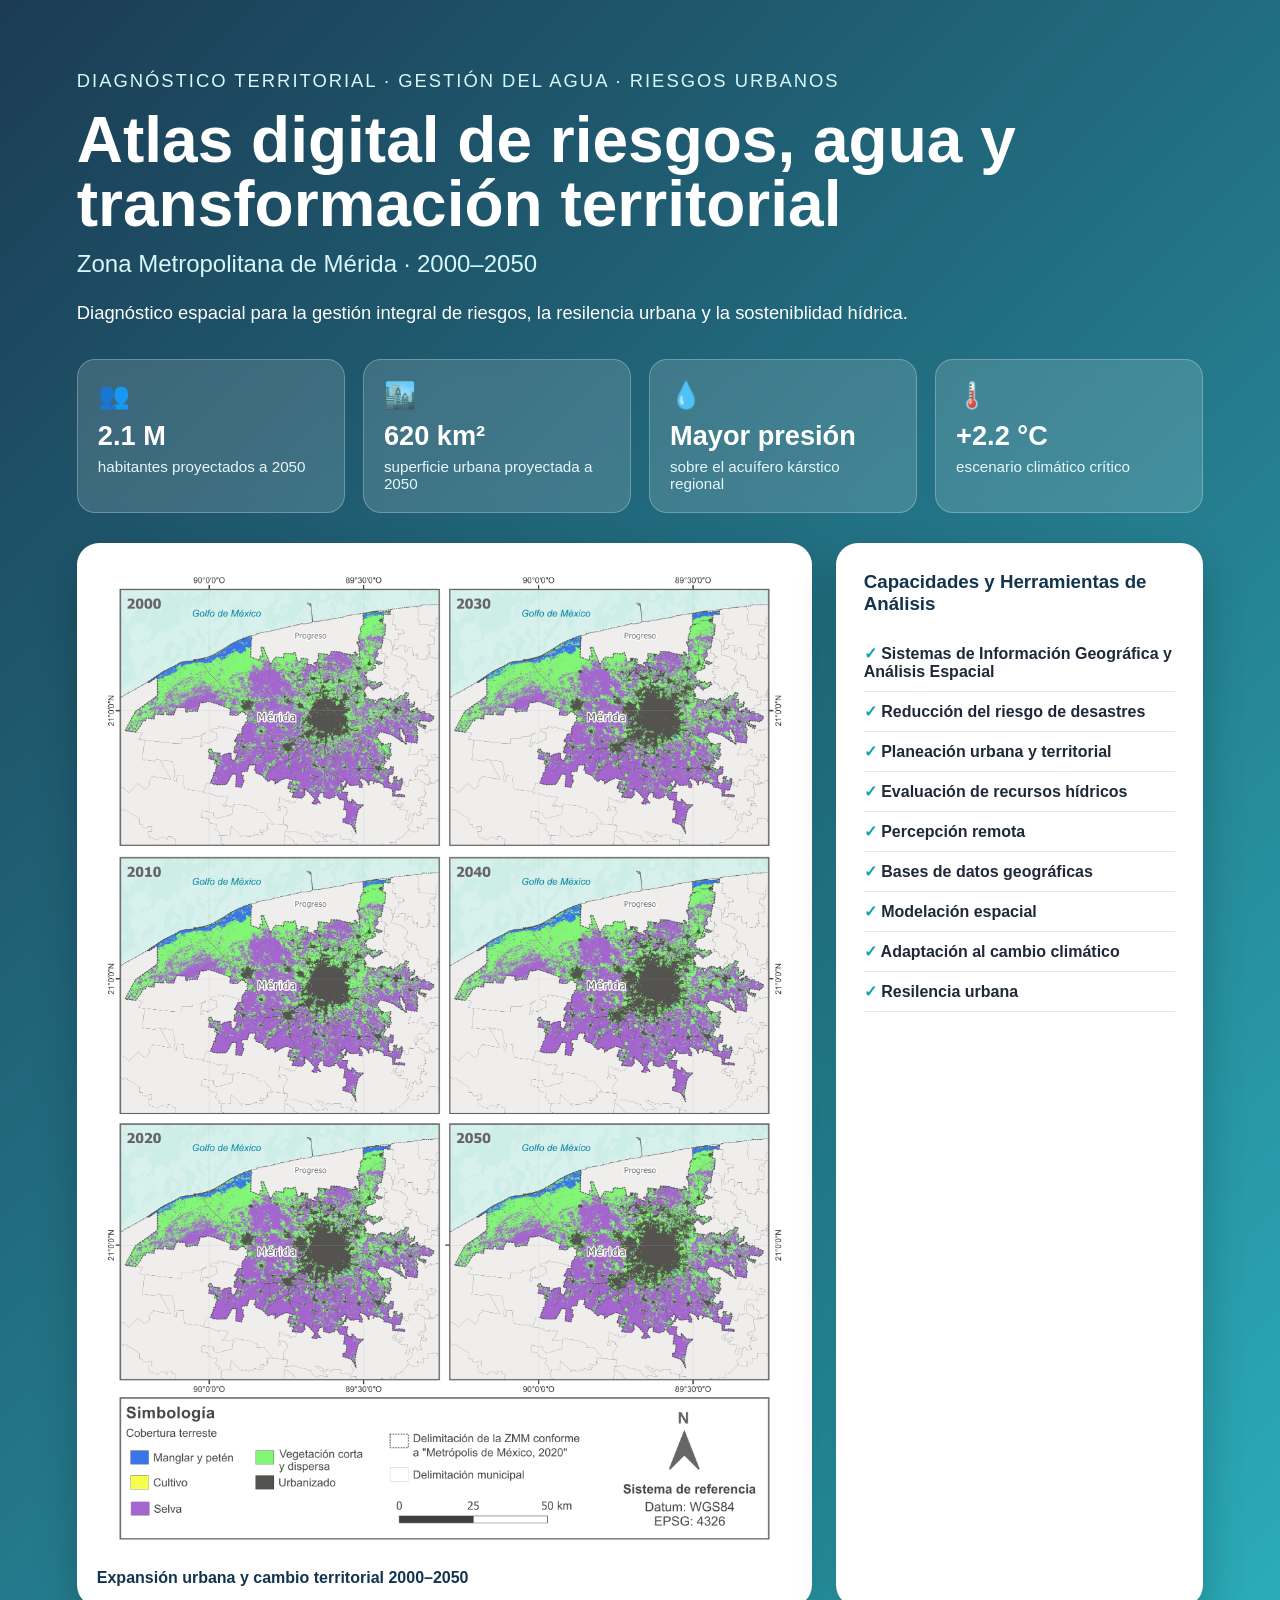
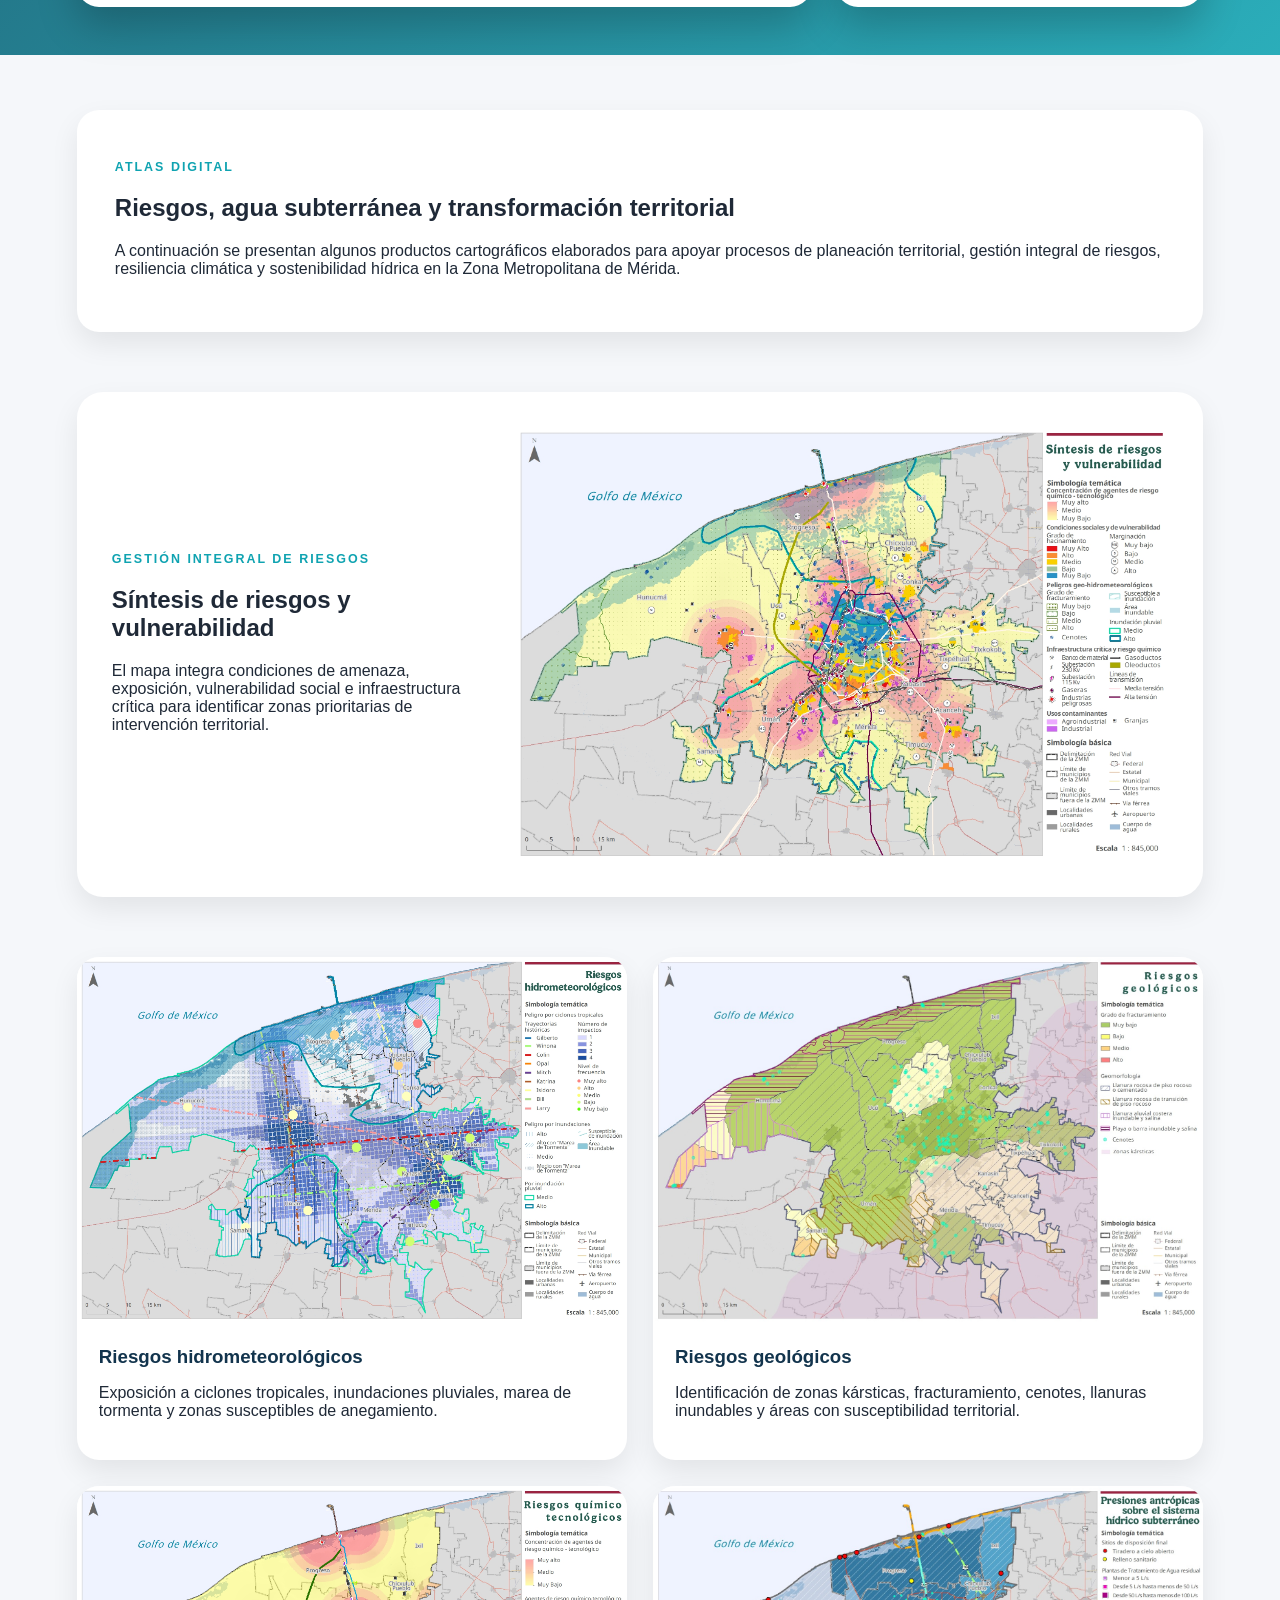
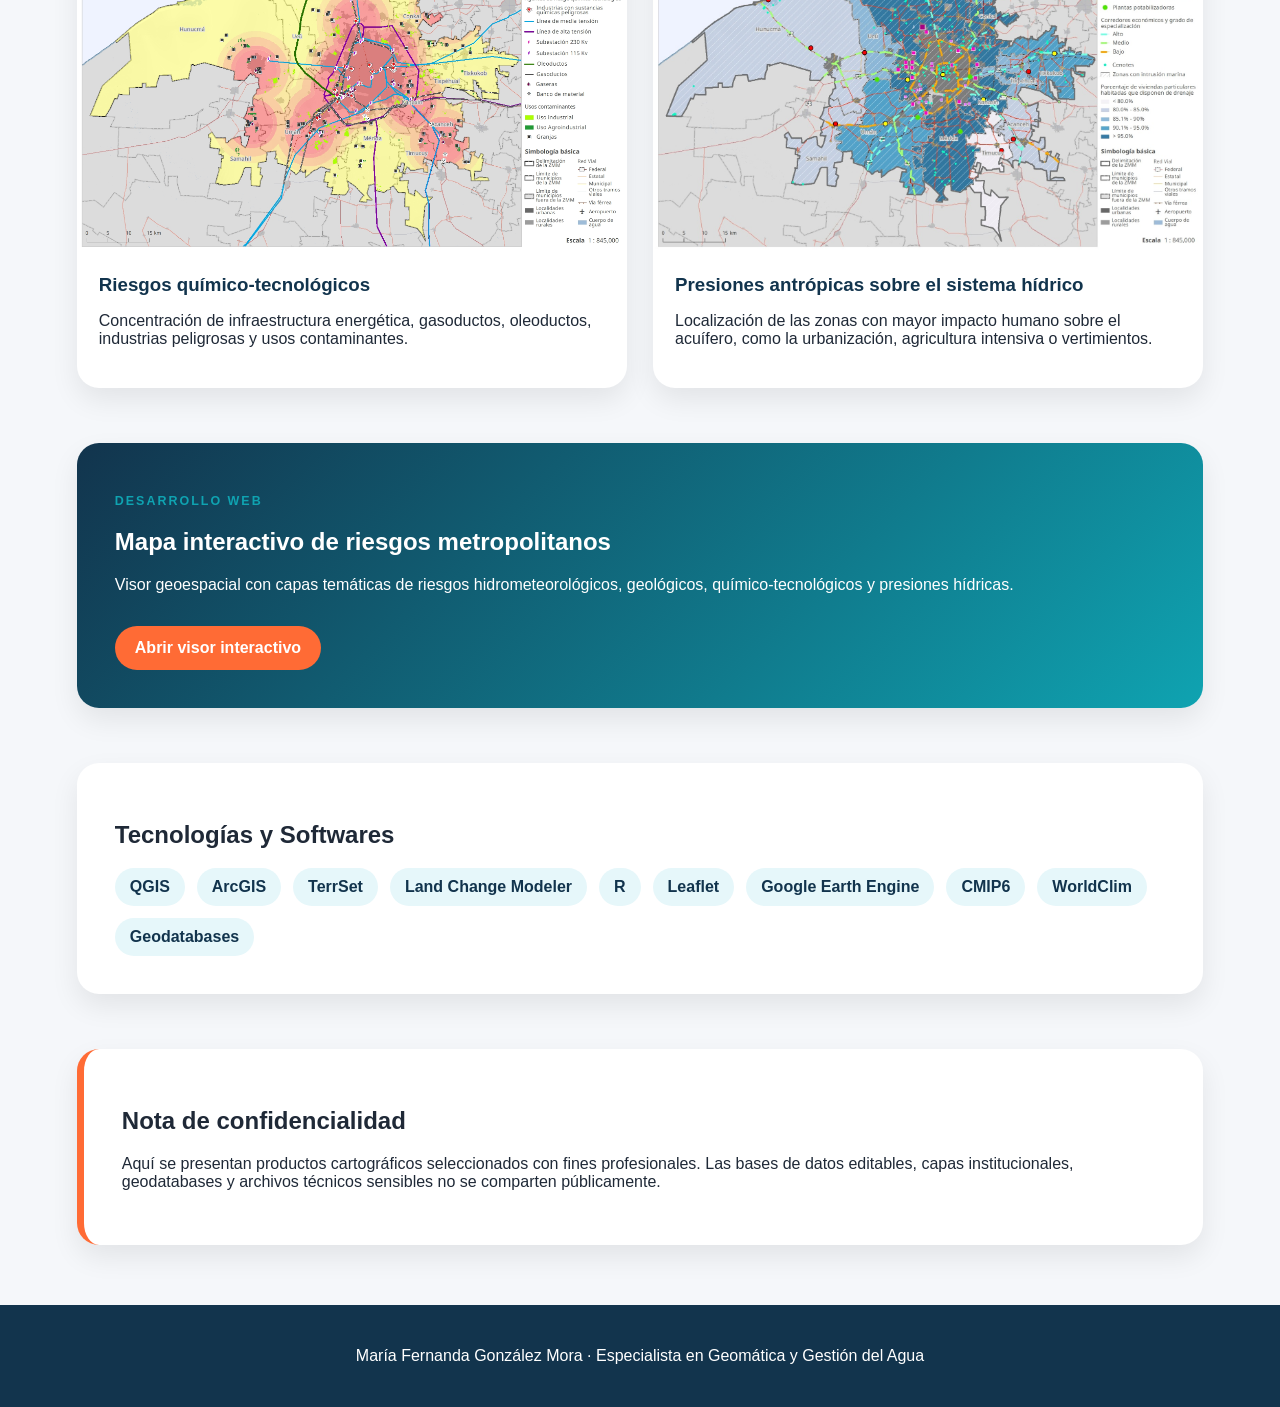
<file: index.html>
<!DOCTYPE html>
<html lang="es">
<head>
  <meta charset="UTF-8">
  <meta name="viewport" content="width=device-width, initial-scale=1.0">
  <title>Atlas Digital de Riesgos, Agua y Transformación Territorial | ZM Mérida</title>
  <link rel="stylesheet" href="css/estilos.css">
</head>

<body>

<header class="hero-dashboard">
  <div class="hero-texto">
    <p class="etiqueta">Diagnóstico Territorial · Gestión del agua · Riesgos urbanos</p>
    <h1>Atlas digital de riesgos, agua y transformación territorial</h1>
    <h2>Zona Metropolitana de Mérida · 2000–2050</h2>
    <p>
      Diagnóstico espacial para la gestión integral de riesgos,
      la resilencia urbana y la sosteniblidad hídrica.
    </p>
  </div>

  <div class="kpis">
    <div class="kpi"><span>👥</span><strong>2.1 M</strong><p>habitantes proyectados a 2050</p></div>
    <div class="kpi"><span>🏙️</span><strong>620 km²</strong><p>superficie urbana proyectada a 2050</p></div>
    <div class="kpi"><span>💧</span><strong>Mayor presión</strong><p>sobre el acuífero kárstico regional</p></div>
    <div class="kpi"><span>🌡️</span><strong>+2.2 °C</strong><p>escenario climático crítico</p></div>
  </div>

  <div class="visuales">
    <div class="mapa-principal">
      <img src="img/hero_expansion_urbana.png" alt="Expansión urbana 2000-2050">
      <p>Expansión urbana y cambio territorial 2000–2050</p>
    </div>

    <aside class="panel-capacidades">
      <h3>Capacidades y Herramientas de Análisis</h3>
      <ul>
        <li>Sistemas de Información Geográfica y Análisis Espacial</li>
        <li>Reducción del riesgo de desastres</li>
        <li>Planeación urbana y territorial</li>
        <li>Evaluación de recursos hídricos</li>
        <li>Percepción remota</li>
        <li>Bases de datos geográficas</li>
        <li>Modelación espacial</li>
        <li>Adaptación al cambio climático</li>
        <li>Resilencia urbana</li>
      </ul>
    </aside>
  </div>
</header>

<main>

<section class="intro">
  <p class="etiqueta-seccion">Atlas digital</p>
  <h2>Riesgos, agua subterránea y transformación territorial</h2>
  <p>
    A continuación se presentan algunos productos cartográficos elaborados para apoyar procesos de
    planeación territorial, gestión integral de riesgos, resiliencia climática y sostenibilidad
    hídrica en la Zona Metropolitana de Mérida.
  </p>
</section>


<section class="bloque-mapa">
  <div class="texto">
    <p class="etiqueta-seccion">Gestión integral de riesgos</p>
    <h2>Síntesis de riesgos y vulnerabilidad</h2>
    <p>
      El mapa integra condiciones de amenaza, exposición, vulnerabilidad social e infraestructura
      crítica para identificar zonas prioritarias de intervención territorial.
    </p>
  </div>
  <img src="img/sintesis_riesgo.jpg" alt="Síntesis de riesgos y vulnerabilidad">
</section>

<section class="grid-detalle">
  <article>
    <img src="img/riesgo_hidrometeorologico.jpg" alt="Riesgos hidrometeorológicos">
    <h3>Riesgos hidrometeorológicos</h3>
    <p>
      Exposición a ciclones tropicales, inundaciones pluviales, marea de tormenta y zonas
      susceptibles de anegamiento.
    </p>
  </article>

  <article>
    <img src="img/riesgo_geologico.jpeg" alt="Riesgos geológicos">
    <h3>Riesgos geológicos</h3>
    <p>
      Identificación de zonas kársticas, fracturamiento, cenotes, llanuras inundables y áreas
      con susceptibilidad territorial.
    </p>
  </article>

  <article>
    <img src="img/riesgo_quimico_tecnologico.jpg" alt="Riesgos químico-tecnológicos">
    <h3>Riesgos químico-tecnológicos</h3>
    <p>
      Concentración de infraestructura energética, gasoductos, oleoductos, industrias peligrosas
      y usos contaminantes.
    </p>
  </article>

  <article>
    <img src="img/presiones_antropicas_hidricas.jpeg" alt="Presiones antrópicas sobre el sistema hídrico">
    <h3>Presiones antrópicas sobre el sistema hídrico</h3>
    <p>
      Localización de las zonas con mayor impacto humano sobre el acuífero, como la urbanización,
      agricultura intensiva o vertimientos.
    </p>
  </article>
</section>

<section class="visor">
  <div>
    <p class="etiqueta-seccion">DESARROLLO WEB</p>
    <h2>Mapa interactivo de riesgos metropolitanos</h2>
    <p>
      Visor geoespacial con capas temáticas de riesgos
      hidrometeorológicos, geológicos, químico-tecnológicos y presiones hídricas.
    </p>
    <a href="mapa_interactivo/index.html">Abrir visor interactivo</a>
  </div>
</section>

<section class="herramientas">
  <h2>Tecnologías y Softwares</h2>
  <div class="chips">
    <span>QGIS</span><span>ArcGIS</span><span>TerrSet</span><span>Land Change Modeler</span>
    <span>R</span><span>Leaflet</span><span>Google Earth Engine</span><span>CMIP6</span>
    <span>WorldClim</span><span>Geodatabases</span>
  </div>
</section>

<section class="nota">
  <h2>Nota de confidencialidad</h2>
  <p>
    Aquí se presentan productos cartográficos seleccionados con fines profesionales.
    Las bases de datos editables, capas institucionales, geodatabases y archivos técnicos sensibles
    no se comparten públicamente.
  </p>
</section>

</main>

<footer>
  <p>María Fernanda González Mora · Especialista en Geomática y Gestión del Agua</p>
</footer>

</body>
</html>
</file>
<file: css/estilos.css>
:root {
  --azul-petroleo: #12344D;
  --turquesa: #0FA3B1;
  --gris-claro: #F5F7FA;
  --gris-texto: #1F2937;
  --naranja: #FF6B35;
  --blanco: #FFFFFF;
}

* {
  box-sizing: border-box;
}

body {
  margin: 0;
  font-family: Arial, Helvetica, sans-serif;
  background: var(--gris-claro);
  color: var(--gris-texto);
}

.hero-dashboard {
  min-height: 100vh;
  padding: 48px 6%;
  background:
    linear-gradient(135deg, rgba(18,52,77,0.96), rgba(15,163,177,0.88));
  color: var(--blanco);
}

.hero-texto {
  max-width: 980px;
  margin-bottom: 32px;
}

.etiqueta {
  text-transform: uppercase;
  letter-spacing: 2px;
  font-size: 0.8rem;
  color: #D7F7FA;
  margin-bottom: 12px;
}

.hero-texto h1 {
  font-size: 4rem;
  line-height: 1;
  margin: 0;
}

.hero-texto h2 {
  font-size: 1.5rem;
  font-weight: 400;
  margin: 14px 0 20px;
  color: #D7F7FA;
}

.hero-texto p {
  max-width: 900px;
  font-size: 1.15rem;
  line-height: 1.6;
}

.kpis {
  display: grid;
  grid-template-columns: repeat(4, 1fr);
  gap: 18px;
  margin: 28px 0;
}

.kpi {
  background: rgba(255,255,255,0.14);
  border: 1px solid rgba(255,255,255,0.25);
  border-radius: 18px;
  padding: 20px;
  backdrop-filter: blur(8px);
}

.kpi span {
  font-size: 1.6rem;
}

.kpi strong {
  display: block;
  font-size: 1.7rem;
  margin: 10px 0 6px;
  color: var(--blanco);
}

.kpi p {
  margin: 0;
  color: #E6F7FA;
  font-size: 0.95rem;
}

.visuales {
  display: grid;
  grid-template-columns: 2fr 1fr;
  gap: 24px;
  margin-top: 30px;
}

.mapa-principal,
.grafica-lateral {
  background: var(--blanco);
  color: var(--gris-texto);
  border-radius: 22px;
  padding: 16px;
  box-shadow: 0 18px 40px rgba(0,0,0,0.22);
}

.mapa-principal img,
.grafica-lateral img {
  width: 100%;
  display: block;
  border-radius: 14px;
}

.mapa-principal p,
.grafica-lateral p {
  margin: 12px 4px 4px;
  font-weight: bold;
  color: var(--azul-petroleo);
}

.drivers {
  display: grid;
  grid-template-columns: repeat(5, 1fr);
  gap: 14px;
  margin-top: 26px;
}

.drivers div {
  background: rgba(255,255,255,0.92);
  color: var(--gris-texto);
  padding: 16px;
  border-radius: 16px;
  border-top: 5px solid var(--naranja);
}

.drivers strong {
  color: var(--azul-petroleo);
}

.drivers p {
  margin: 6px 0 0;
  font-size: 0.9rem;
}

@media (max-width: 1000px) {
  .kpis,
  .visuales,
  .drivers {
    grid-template-columns: 1fr;
  }

  .hero-texto h1 {
    font-size: 2.6rem;
  }
}

main {
  width: 88%;
  max-width: 1300px;
  margin: 0 auto;
}

.intro,
.visor,
.herramientas,
.nota {
  background: #ffffff;
  margin: 55px 0;
  padding: 38px;
  border-radius: 22px;
  box-shadow: 0 12px 28px rgba(0,0,0,0.08);
}

.etiqueta-seccion {
  text-transform: uppercase;
  letter-spacing: 2px;
  font-size: .78rem;
  color: #0FA3B1;
  font-weight: bold;
}

.productos,
.grid-detalle {
  display: grid;
  grid-template-columns: repeat(3, 1fr);
  gap: 26px;
  margin: 55px 0;
}

.grid-detalle {
  grid-template-columns: repeat(2, 1fr);
}

.productos article,
.grid-detalle article {
  background: #ffffff;
  border-radius: 22px;
  overflow: hidden;
  box-shadow: 0 12px 28px rgba(0,0,0,0.08);
}

.productos img,
.grid-detalle img {
  width: 100%;
  display: block;
}

.productos h3,
.grid-detalle h3 {
  color: #12344D;
  padding: 22px 22px 0;
  margin: 0;
}

.productos p,
.grid-detalle p {
  padding: 0 22px 24px;
}

.bloque-mapa {
  display: grid;
  grid-template-columns: 0.8fr 1.4fr;
  gap: 30px;
  align-items: center;
  background: #ffffff;
  padding: 35px;
  border-radius: 26px;
  box-shadow: 0 12px 28px rgba(0,0,0,0.08);
  margin: 60px 0;
}

.bloque-mapa img {
  width: 100%;
  border-radius: 18px;
}

.panel-capacidades {
  background: #ffffff;
  color: #1F2937;
  border-radius: 22px;
  padding: 28px;
  box-shadow: 0 18px 40px rgba(0,0,0,0.22);
}

.panel-capacidades h3 {
  color: #12344D;
  margin-top: 0;
}

.panel-capacidades ul {
  list-style: none;
  padding: 0;
  margin: 0;
}

.panel-capacidades li {
  padding: 10px 0;
  border-bottom: 1px solid #e5e7eb;
  font-weight: bold;
}

.panel-capacidades li::before {
  content: "✓ ";
  color: #0FA3B1;
}

.visor {
  background: linear-gradient(135deg, #12344D, #0FA3B1);
  color: #ffffff;
}

.visor h2 {
  color: #ffffff;
}

.visor a {
  display: inline-block;
  margin-top: 16px;
  background: #FF6B35;
  color: #ffffff;
  text-decoration: none;
  padding: 13px 20px;
  border-radius: 999px;
  font-weight: bold;
}

.chips {
  display: flex;
  flex-wrap: wrap;
  gap: 12px;
}

.chips span {
  background: #E6F7FA;
  color: #12344D;
  padding: 10px 15px;
  border-radius: 999px;
  font-weight: bold;
}

.nota {
  border-left: 7px solid #FF6B35;
}

footer {
  background: #12344D;
  color: #ffffff;
  text-align: center;
  padding: 26px;
  margin-top: 60px;
}

@media (max-width: 1000px) {
  .productos,
  .grid-detalle,
  .bloque-mapa {
    grid-template-columns: 1fr;
  }
}
</file>
